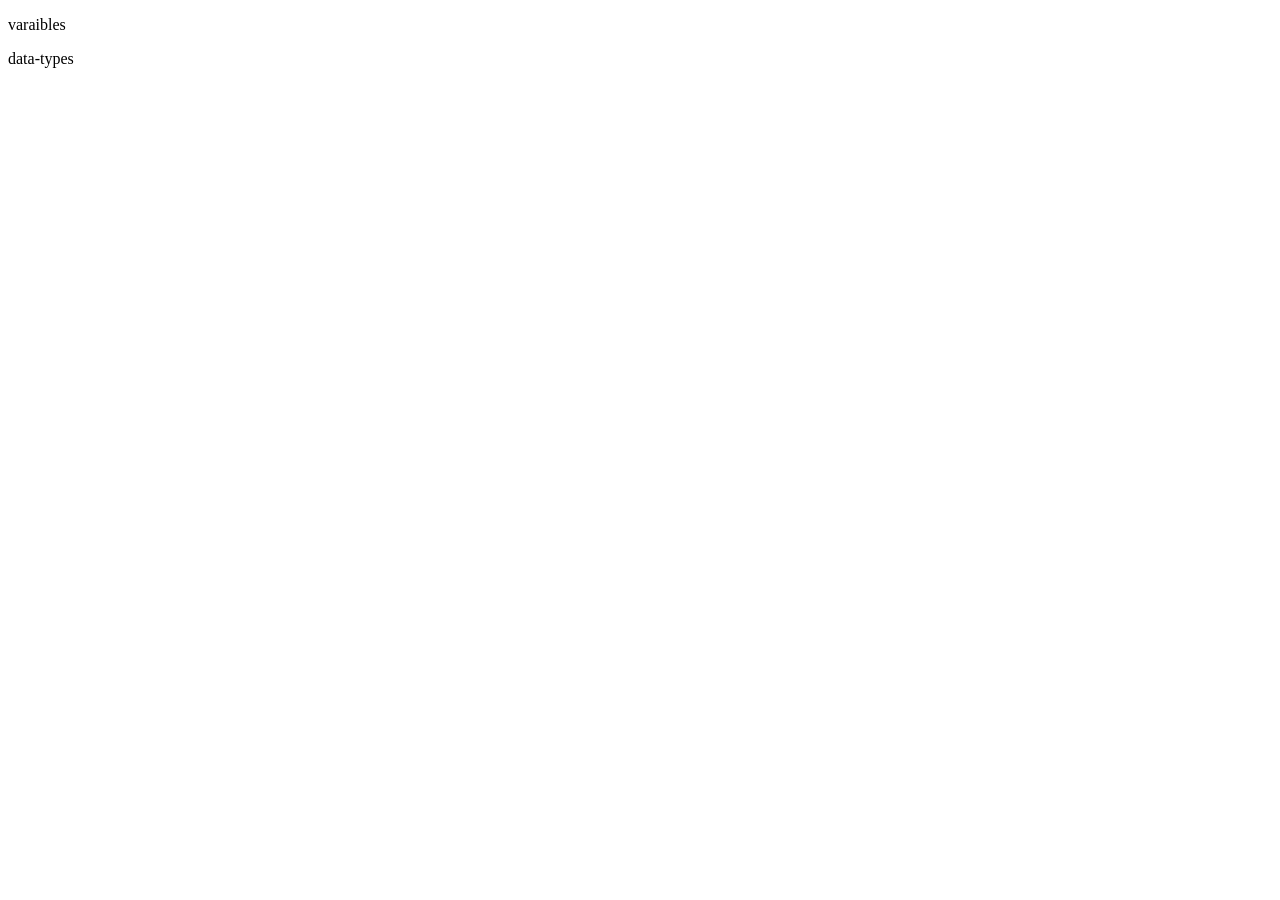
<file: index.html>
<!DOCTYPE html>
<html lang="en">

<head>
    <meta charset="UTF-8">
    <meta name="viewport" content="width=device-width, initial-scale=1.0">
    <title>Document</title>
</head>


<body>

    <p>varaibles</p>
    data-types
    <script src="./index.js">
    </script>

</body>

</html>
</file>
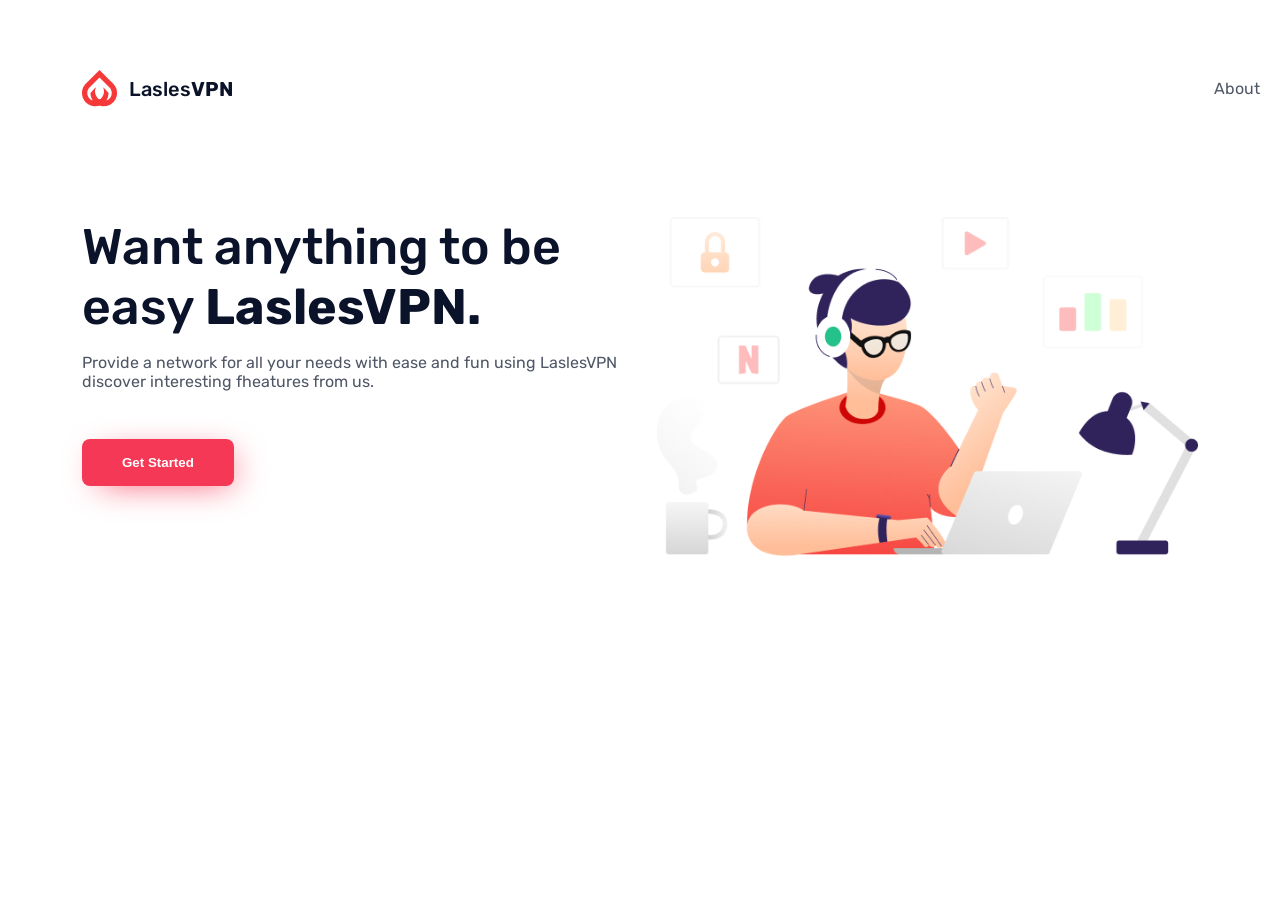
<file: figma-design/index.html>
<!DOCTYPE html>
<html lang="en">

<head>
    <meta charset="UTF-8">
    <meta name="viewport" content="width=device-width, initial-scale=1.0">
    <title>Document</title>
    <link rel="stylesheet" href="./style.css">
    <link rel="preconnect" href="https://fonts.googleapis.com">
    <link rel="preconnect" href="https://fonts.gstatic.com" crossorigin>
    <link href="https://fonts.googleapis.com/css2?family=Rubik:wght@300;400;500;600;700;800;900&display=swap"
        rel="stylesheet">
</head>

<body>
    <header class="container">
        <nav>
            <div class="logo-wrapper">
                <img src="./assets/logo.png" alt="logo" />
                <p><span class="font-md">Lasles</span><span class="font-bold">VPN</span></p>
            </div>
            <img onclick='document.getElementById("sidebar").classList.add("active")' class="menu-icon"
                src="./assets/menu.svg" />
            <div class="sidebar" id="sidebar">
                <span onclick='document.getElementById("sidebar").classList.remove("active")' class="close-menu"> X
                </span>
                <ul class="nav-links">
                    <li><a href="#">About</a></li>
                    <li><a href="#">Feature</a></li>
                    <li><a href="#">Pricing</a></li>
                    <li><a href="#">Testiomonial</a></li>
                    <li><a href="#">Help</a></li>
                </ul>
                <div class="auth-buttons">
                    <button class="btn transparent">Sign In</button>
                    <button class="btn  outline">Sign Up</button>
                </div>
            </div>
        </nav>
    </header>

    <main>
        <div class="banner container">
            <div>
                <p class="motto">
                    <span class="font-md"> Want anything to be easy </span><span class="font-bold">LaslesVPN.</span>
                </p>
                <p>Provide a network for all your needs with ease and fun using LaslesVPN discover interesting fheatures
                    from us.</p>
                <button class="btn wider shadow">Get Started </button>
            </div>
            <img src="./assets/banner.png" alt="">
        </div>
    </main>

</body>

</html>
</file>
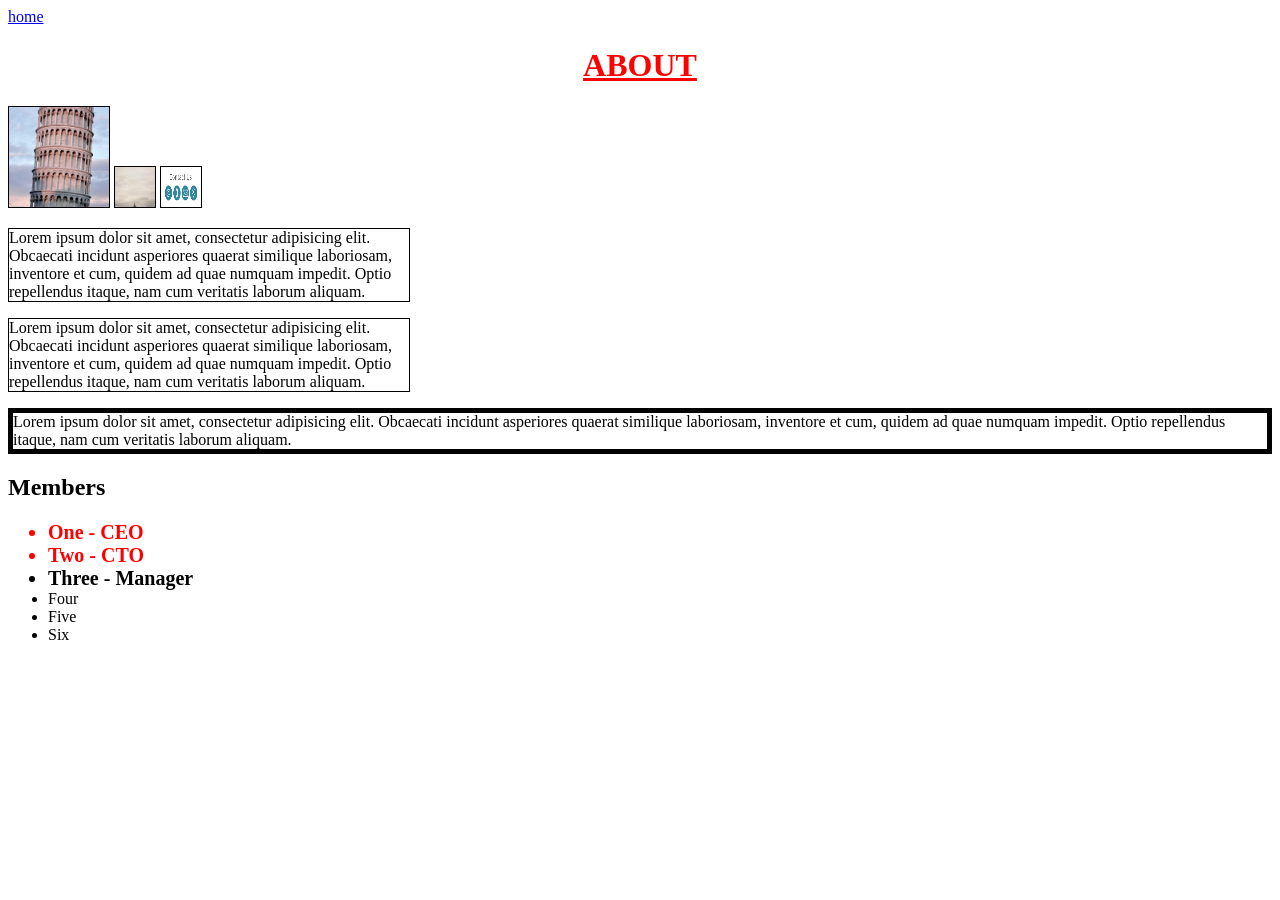
<file: about.html>
<!DOCTYPE html>
<html lang="en">

<head>
    <meta charset="UTF-8">
    <meta name="viewport" content="width=device-width, initial-scale=1.0">
    <title>about</title>
    <!-- internal css -->
    <style>
        /* 
        <selector>{
            <css-property>:<css-value>
        }

        selector-examples
            tag
            id
            class
        
        */
        h1 {
            
            text-align: center;
            text-decoration: underline;
            text-transform: uppercase;
        }

        li {
            text-transform: capitalize;
        }

        img {
            height: 100px;
            width: 100px;
            border: 1px solid black;
        }

        /* id selectors */
        #border-5 {
            border: 5px solid;
        }

        /* ________ */

        /* #small-image {
            height: 80px;
            width: 80px;
        }

        #second-small-image{
            height: 80px;
            width: 80px;
        } */

        .tiny-image {
            height: 40px;
            width: 40px;
        }

        .border-1 {
            border: 1px solid;
            width: 400px;
        }

        /* li{
            font-weight: bold;
        } */

        .main {
            font-weight: bold;
            font-size: 20px;
        }

        .text-red{
            color: red;
        }
    </style>
</head>

<body>
    <a href="./index.html">home</a>

    <h1 class="text-red">About</h1>

    <img src="./assets/images/leaning.jpg" alt="leaning tower of pica">
    <img src="./assets/images/100.jpg" alt=" foggy weather" id="small-image" class="tiny-image">
    <img src="./assets/images/contact-us.png" alt="" id="second-small-image" class="tiny-image">

    <!-- inline-css -->
    <!-- <p style="border: 1px solid;">Lorem ipsum dolor sit amet, consectetur adipisicing elit. Obcaecati incidunt -->
    <p class="border-1 ">Lorem ipsum dolor sit amet, consectetur adipisicing elit. Obcaecati incidunt
        asperiores quaerat similique
        laboriosam, inventore et cum, quidem ad quae numquam impedit. Optio repellendus itaque, nam cum veritatis
        laborum aliquam.</p>
    <p class="border-1">Lorem ipsum dolor sit amet, consectetur adipisicing elit. Obcaecati incidunt asperiores quaerat
        similique
        laboriosam, inventore et cum, quidem ad quae numquam impedit. Optio repellendus itaque, nam cum veritatis
        laborum aliquam.</p>
    <p id="border-5">Lorem ipsum dolor sit amet, consectetur adipisicing elit. Obcaecati incidunt asperiores quaerat
        similique
        laboriosam, inventore et cum, quidem ad quae numquam impedit. Optio repellendus itaque, nam cum veritatis
        laborum aliquam.</p>

    <h2>Members</h2>
    <ul>
        <li class="main text-red"> one - CEO </li>
        <li class="main text-red">two - CTO</li>
        <li class="main">three - manager</li>
        <li>four</li>
        <li>five</li>
        <li>six</li>
    </ul>


</body>

</html>
</file>
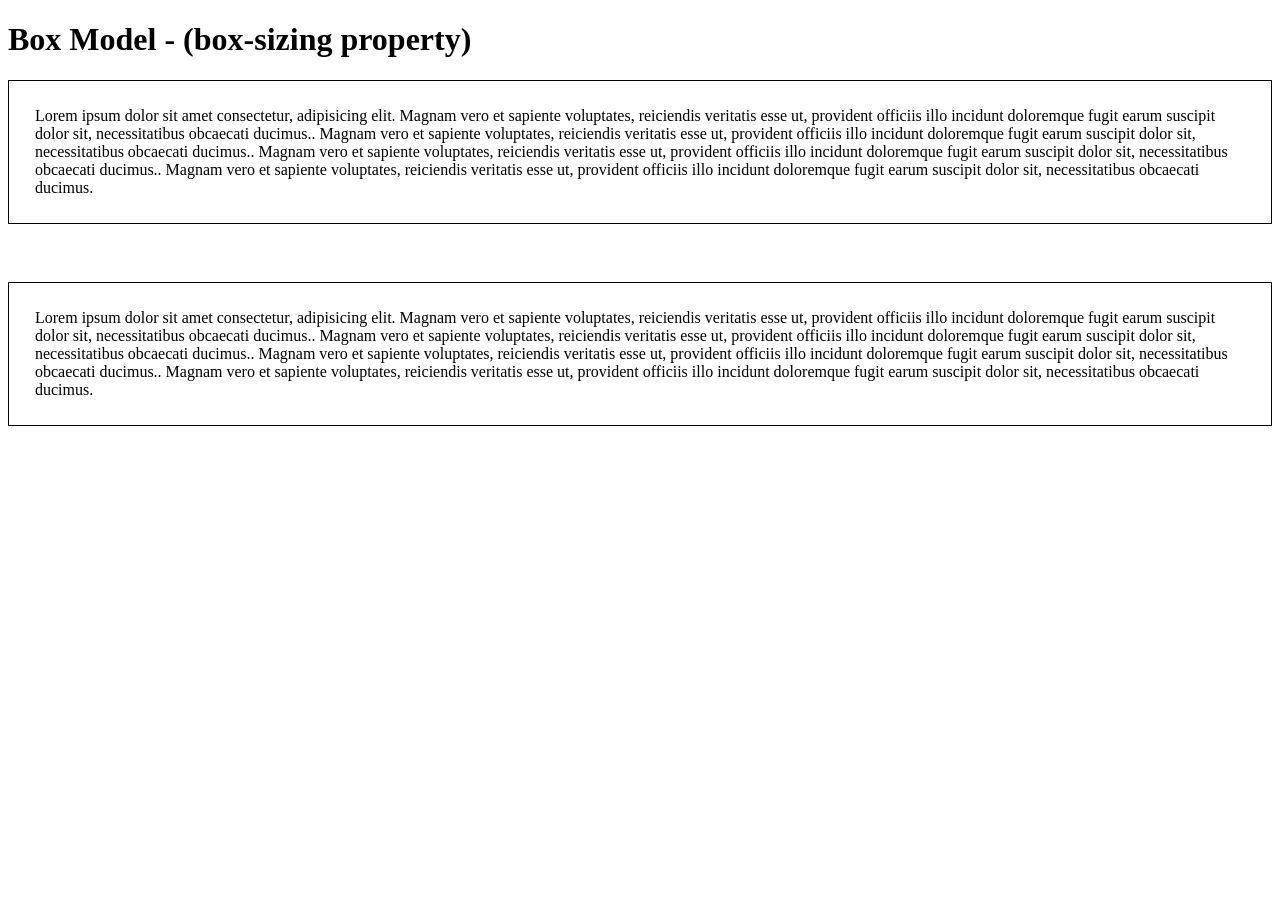
<file: box-model.html>
<!DOCTYPE html>
<html lang="en">
<head>
    <meta charset="UTF-8">
    <meta name="viewport" content="width=device-width, initial-scale=1.0">
    <title>Document</title>

    <style>
        .box{
            border: 1px solid;
            padding: 26px;
        }
        .mb-58{
            margin-bottom:58px ;
        }
        
    </style>

</head>
<body>
    <h1>Box Model - (box-sizing property)</h1>
    <p class="box mb-58">Lorem ipsum dolor sit amet consectetur, adipisicing elit. Magnam vero et sapiente voluptates, reiciendis veritatis esse ut, provident officiis illo incidunt doloremque fugit earum suscipit dolor sit, necessitatibus obcaecati ducimus.. Magnam vero et sapiente voluptates, reiciendis veritatis esse ut, provident officiis illo incidunt doloremque fugit earum suscipit dolor sit, necessitatibus obcaecati ducimus.. Magnam vero et sapiente voluptates, reiciendis veritatis esse ut, provident officiis illo incidunt doloremque fugit earum suscipit dolor sit, necessitatibus obcaecati ducimus.. Magnam vero et sapiente voluptates, reiciendis veritatis esse ut, provident officiis illo incidunt doloremque fugit earum suscipit dolor sit, necessitatibus obcaecati ducimus.</p>

    <p class="box">Lorem ipsum dolor sit amet consectetur, adipisicing elit. Magnam vero et sapiente voluptates, reiciendis veritatis esse ut, provident officiis illo incidunt doloremque fugit earum suscipit dolor sit, necessitatibus obcaecati ducimus.. Magnam vero et sapiente voluptates, reiciendis veritatis esse ut, provident officiis illo incidunt doloremque fugit earum suscipit dolor sit, necessitatibus obcaecati ducimus.. Magnam vero et sapiente voluptates, reiciendis veritatis esse ut, provident officiis illo incidunt doloremque fugit earum suscipit dolor sit, necessitatibus obcaecati ducimus.. Magnam vero et sapiente voluptates, reiciendis veritatis esse ut, provident officiis illo incidunt doloremque fugit earum suscipit dolor sit, necessitatibus obcaecati ducimus.</p>
    
</body>
</html>
</file>
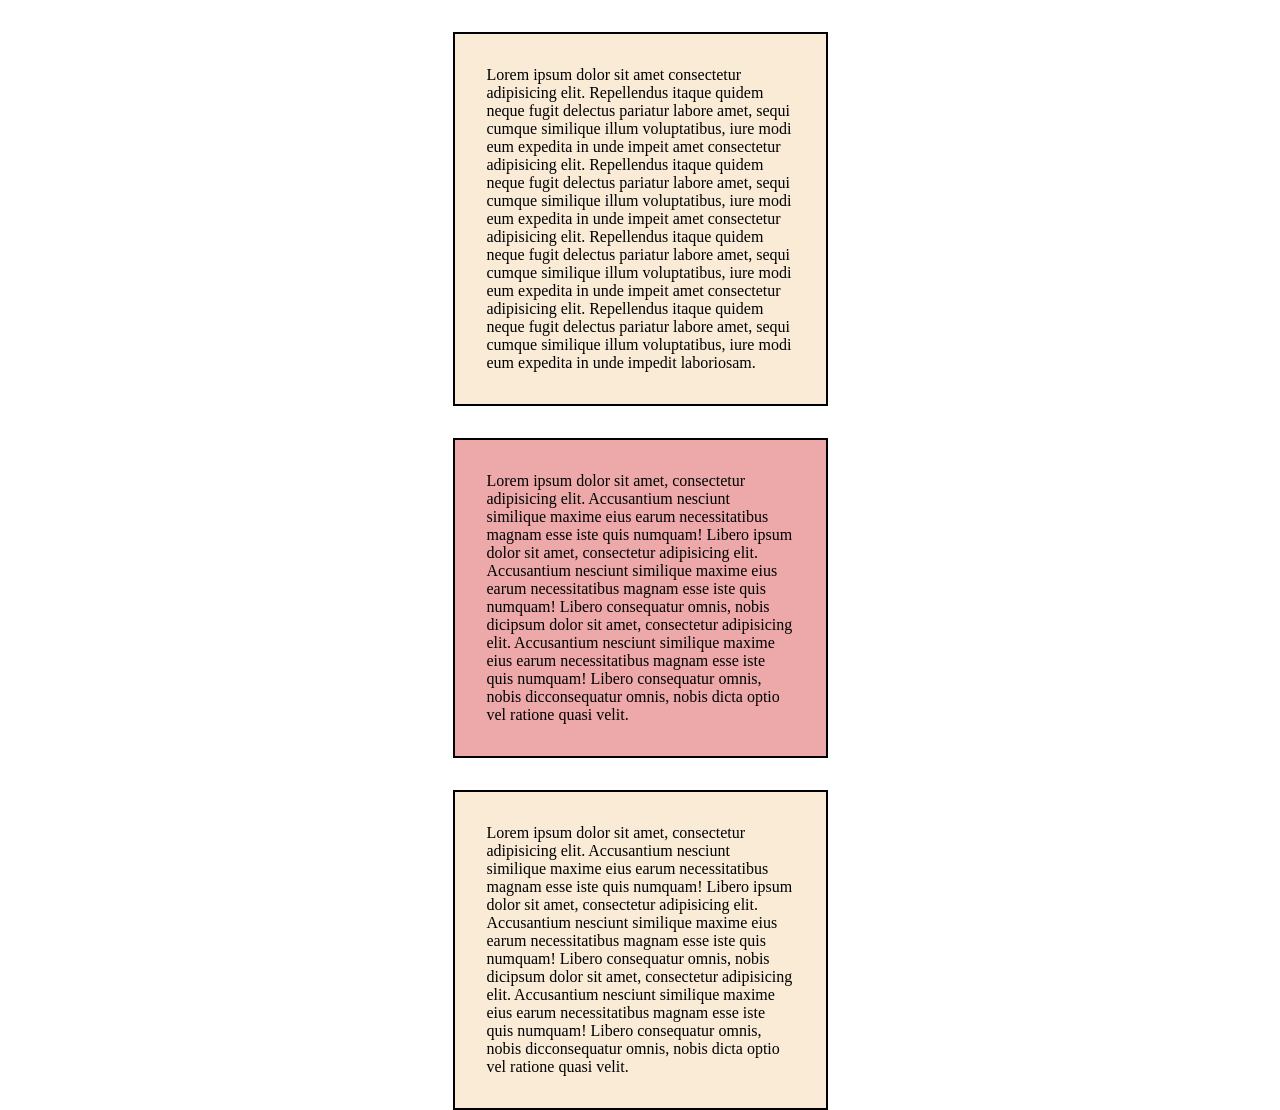
<file: box-sizing.html>
<!DOCTYPE html>
<html lang="en">
<head>
    <meta charset="UTF-8">
    <meta name="viewport" content="width=device-width, initial-scale=1.0">
    <title>Document</title>
    <style>
        /* universal selector *  */

        /* reset css */

        *{
            margin:0;
            padding:0;
            box-sizing: border-box;
        }
        
        .box{
            width: 375px;
            background-color: antiquewhite;
            border: 2px solid black;
            /* margin: 16px; */
            padding: 32px;
            margin-left: auto;
            margin-right: auto;
            margin-top:32px;

        }
        #bg-red{
            background-color: red;
            background-color: #FF0000;
            background-color: rgb(237, 169, 169);
        }

    </style>
</head>
<body>

    <div class="box">
        <p>Lorem ipsum dolor sit amet consectetur adipisicing elit. Repellendus itaque quidem neque fugit delectus pariatur labore amet, sequi cumque similique illum voluptatibus, iure modi eum expedita in unde impeit amet consectetur adipisicing elit. Repellendus itaque quidem neque fugit delectus pariatur labore amet, sequi cumque similique illum voluptatibus, iure modi eum expedita in unde impeit amet consectetur adipisicing elit. Repellendus itaque quidem neque fugit delectus pariatur labore amet, sequi cumque similique illum voluptatibus, iure modi eum expedita in unde impeit amet consectetur adipisicing elit. Repellendus itaque quidem neque fugit delectus pariatur labore amet, sequi cumque similique illum voluptatibus, iure modi eum expedita in unde impedit laboriosam.

        </p>
    </div>


    <p class="box" id="bg-red">Lorem ipsum dolor sit amet, consectetur adipisicing elit. Accusantium nesciunt similique maxime eius earum necessitatibus magnam esse iste quis numquam! Libero ipsum dolor sit amet, consectetur adipisicing elit. Accusantium nesciunt similique maxime eius earum necessitatibus magnam esse iste quis numquam! Libero consequatur omnis, nobis dicipsum dolor sit amet, consectetur adipisicing elit. Accusantium nesciunt similique maxime eius earum necessitatibus magnam esse iste quis numquam! Libero consequatur omnis, nobis dicconsequatur omnis, nobis dicta optio vel ratione quasi velit.</p>
    
    <p class="box">Lorem ipsum dolor sit amet, consectetur adipisicing elit. Accusantium nesciunt similique maxime eius earum necessitatibus magnam esse iste quis numquam! Libero ipsum dolor sit amet, consectetur adipisicing elit. Accusantium nesciunt similique maxime eius earum necessitatibus magnam esse iste quis numquam! Libero consequatur omnis, nobis dicipsum dolor sit amet, consectetur adipisicing elit. Accusantium nesciunt similique maxime eius earum necessitatibus magnam esse iste quis numquam! Libero consequatur omnis, nobis dicconsequatur omnis, nobis dicta optio vel ratione quasi velit.</p>
    
    
</body>
</html>
</file>
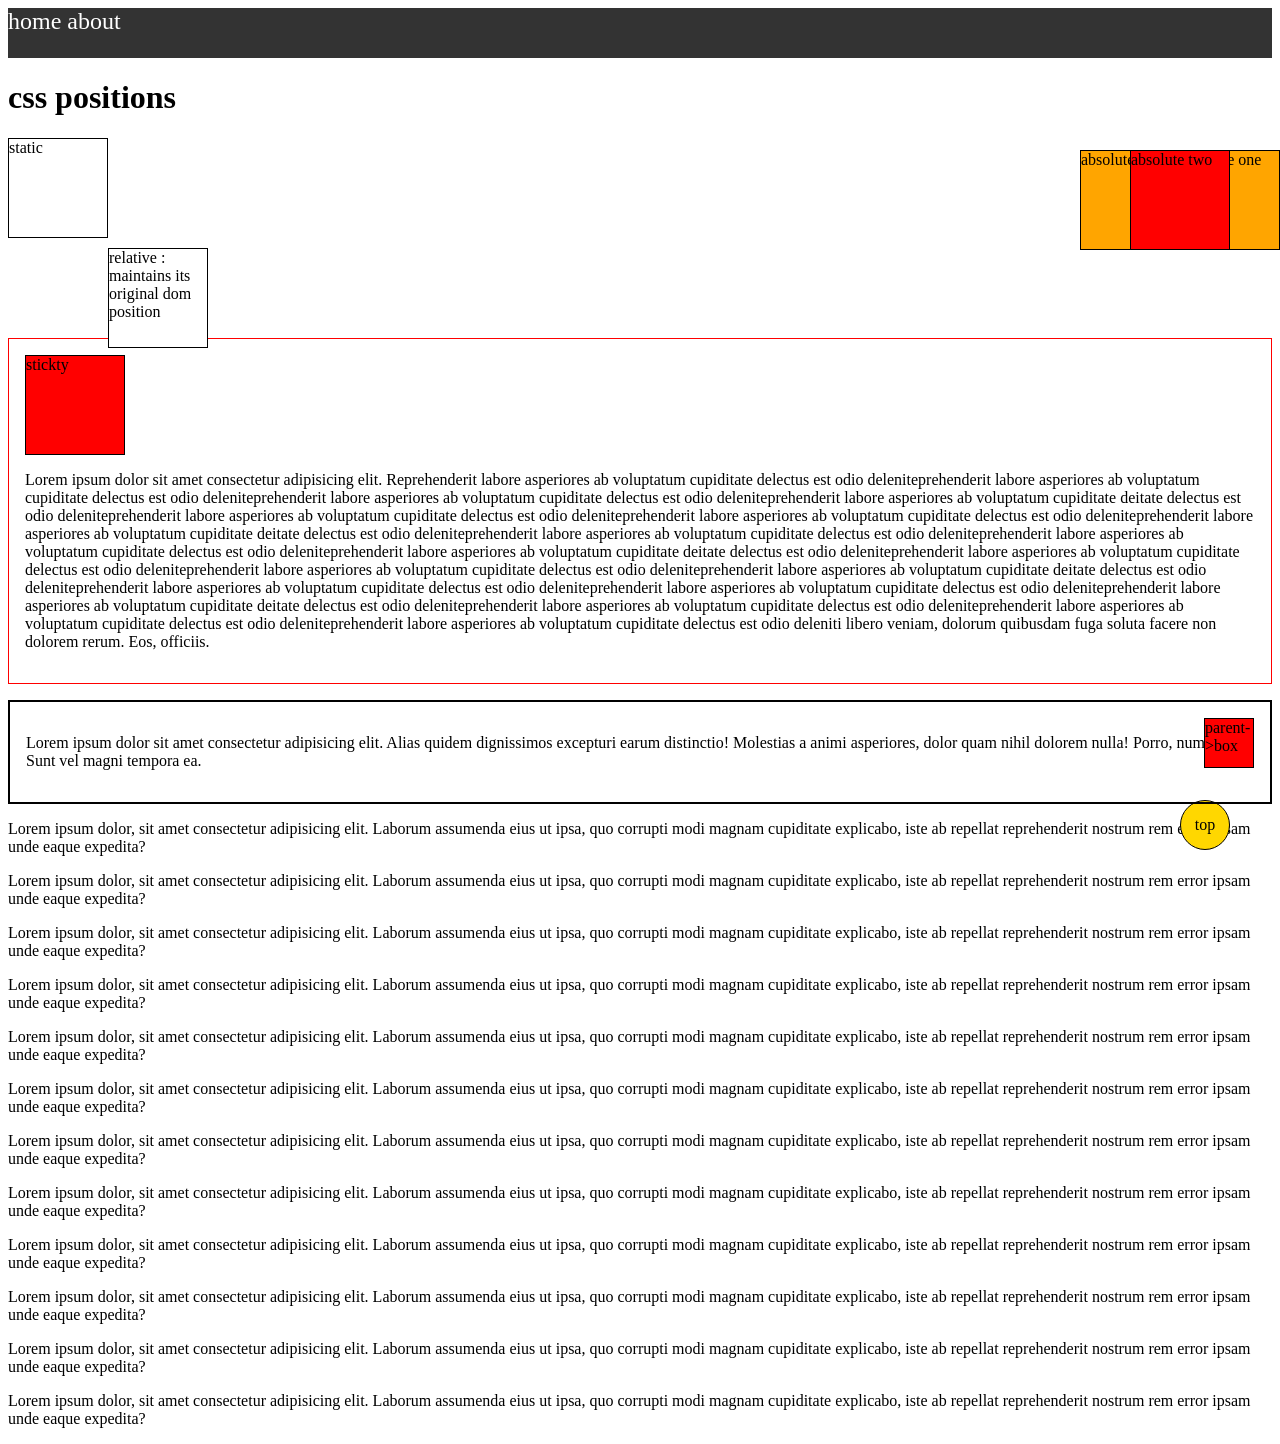
<file: css-positions -2.html>
<!DOCTYPE html>
<html lang="en">

<head>
    <meta charset="UTF-8">
    <meta name="viewport" content="width=device-width, initial-scale=1.0">
    <title>Document</title>
    <style>
        * {
            /* background-color: rgba(255,0,0,0.05); */
            /* margin:0; */
            padding: 0;
            box-sizing: border-box;
        }

        .box {
            height: 100px;
            width: 100px;
            border: 1px solid;
        }

        .static {
            position: static;
        }

        .relative {
            background-color: white;
            position: relative;
            left: 100px;
            top: 10px;
        }

        .absolute {
            position: absolute;
            top: 150px;
            right: 0;
            background-color: orange;
        }

        .fixed {
            position: fixed;
            background-color: gold;
            height: 50px;
            width: 50px;
            right: 50px;
            bottom: 50px;
            display: flex;
            justify-content: center;
            align-items: center;
            border-radius: 50%;
        }

        .sticky {
            position: sticky;

            background-color: red;
            top: 100px;
            /* bottom:20px */
        }

        .parent {
            border: 2px solid black;
            padding: 1rem;
            position: relative;
        }

        .small-box {
            width: 50px;
            height: 50px;
            position: absolute;
            background-color: red;
            right: 1rem;
            top: 1rem;
        }
        header{
            position: sticky;
            top: 0;
            z-index: 99999;
        }
        nav {
            height: 50px;
            background-color: #333;
            color: white;
            font-size: 24px;
            
            /* display: none; */
        }

        .two{
            right: 50px;
            z-index: 2;
            background-color: red;
        }
        .three{
            right: 100px;
        }

        .wrapper{
            border: 1px solid red;
            padding: 1rem;
            margin-bottom: 1rem;
        }

    </style>
</head>

<body>
    <header>
        <nav>
            home about
        </nav>
    </header>

    <h1>css positions</h1>

    <div class="box static">static</div>
    <div class="box relative">relative : maintains its original dom position</div>
    <div class="box absolute">absolute one</div>
    <div class="box absolute two">absolute two</div>
    <div class="box absolute three">absolute three</div>
    <div class="box fixed">top</div>
    <div class="wrapper">
        <div class="box sticky">stickty</div>
        <div class="descripton">
            <p>Lorem ipsum dolor sit amet consectetur adipisicing elit. Reprehenderit labore asperiores ab voluptatum cupiditate delectus est odio deleniteprehenderit labore asperiores ab voluptatum cupiditate delectus est odio deleniteprehenderit labore asperiores ab voluptatum cupiditate delectus est odio deleniteprehenderit labore asperiores ab voluptatum cupiditate deitate delectus est odio deleniteprehenderit labore asperiores ab voluptatum cupiditate delectus est odio deleniteprehenderit labore asperiores ab voluptatum cupiditate delectus est odio deleniteprehenderit labore asperiores ab voluptatum cupiditate deitate delectus est odio deleniteprehenderit labore asperiores ab voluptatum cupiditate delectus est odio deleniteprehenderit labore asperiores ab voluptatum cupiditate delectus est odio deleniteprehenderit labore asperiores ab voluptatum cupiditate deitate delectus est odio deleniteprehenderit labore asperiores ab voluptatum cupiditate delectus est odio deleniteprehenderit labore asperiores ab voluptatum cupiditate delectus est odio deleniteprehenderit labore asperiores ab voluptatum cupiditate deitate delectus est odio deleniteprehenderit labore asperiores ab voluptatum cupiditate delectus est odio deleniteprehenderit labore asperiores ab voluptatum cupiditate delectus est odio deleniteprehenderit labore asperiores ab voluptatum cupiditate deitate delectus est odio deleniteprehenderit labore asperiores ab voluptatum cupiditate delectus est odio deleniteprehenderit labore asperiores ab voluptatum cupiditate delectus est odio deleniteprehenderit labore asperiores ab voluptatum cupiditate delectus est odio deleniti libero veniam, dolorum quibusdam fuga soluta facere non dolorem rerum. Eos, officiis.</p>
        </div>
    </div>

    <div class="parent">
        <div class="child">
            <p>Lorem ipsum dolor sit amet consectetur adipisicing elit. Alias quidem dignissimos excepturi earum
                distinctio! Molestias a animi asperiores, dolor quam nihil dolorem nulla! Porro, numquam. Sunt vel magni
                tempora ea.</p>
        </div>
        <div class="box small-box">
            parent->box
        </div>
    </div>



    <p>Lorem ipsum dolor, sit amet consectetur adipisicing elit. Laborum assumenda eius ut ipsa, quo corrupti modi
        magnam cupiditate explicabo, iste ab repellat reprehenderit nostrum rem error ipsam unde eaque expedita?</p>
    <p>Lorem ipsum dolor, sit amet consectetur adipisicing elit. Laborum assumenda eius ut ipsa, quo corrupti modi
        magnam cupiditate explicabo, iste ab repellat reprehenderit nostrum rem error ipsam unde eaque expedita?</p>
    <p>Lorem ipsum dolor, sit amet consectetur adipisicing elit. Laborum assumenda eius ut ipsa, quo corrupti modi
        magnam cupiditate explicabo, iste ab repellat reprehenderit nostrum rem error ipsam unde eaque expedita?</p>
    <p>Lorem ipsum dolor, sit amet consectetur adipisicing elit. Laborum assumenda eius ut ipsa, quo corrupti modi
        magnam cupiditate explicabo, iste ab repellat reprehenderit nostrum rem error ipsam unde eaque expedita?</p>
    <p>Lorem ipsum dolor, sit amet consectetur adipisicing elit. Laborum assumenda eius ut ipsa, quo corrupti modi
        magnam cupiditate explicabo, iste ab repellat reprehenderit nostrum rem error ipsam unde eaque expedita?</p>
    <p>Lorem ipsum dolor, sit amet consectetur adipisicing elit. Laborum assumenda eius ut ipsa, quo corrupti modi
        magnam cupiditate explicabo, iste ab repellat reprehenderit nostrum rem error ipsam unde eaque expedita?</p>
    <p>Lorem ipsum dolor, sit amet consectetur adipisicing elit. Laborum assumenda eius ut ipsa, quo corrupti modi
        magnam cupiditate explicabo, iste ab repellat reprehenderit nostrum rem error ipsam unde eaque expedita?</p>
    <p>Lorem ipsum dolor, sit amet consectetur adipisicing elit. Laborum assumenda eius ut ipsa, quo corrupti modi
        magnam cupiditate explicabo, iste ab repellat reprehenderit nostrum rem error ipsam unde eaque expedita?</p>
    <p>Lorem ipsum dolor, sit amet consectetur adipisicing elit. Laborum assumenda eius ut ipsa, quo corrupti modi
        magnam cupiditate explicabo, iste ab repellat reprehenderit nostrum rem error ipsam unde eaque expedita?</p>
    <p>Lorem ipsum dolor, sit amet consectetur adipisicing elit. Laborum assumenda eius ut ipsa, quo corrupti modi
        magnam cupiditate explicabo, iste ab repellat reprehenderit nostrum rem error ipsam unde eaque expedita?</p>
    <p>Lorem ipsum dolor, sit amet consectetur adipisicing elit. Laborum assumenda eius ut ipsa, quo corrupti modi
        magnam cupiditate explicabo, iste ab repellat reprehenderit nostrum rem error ipsam unde eaque expedita?</p>
    <p>Lorem ipsum dolor, sit amet consectetur adipisicing elit. Laborum assumenda eius ut ipsa, quo corrupti modi
        magnam cupiditate explicabo, iste ab repellat reprehenderit nostrum rem error ipsam unde eaque expedita?</p>


</body>

</html>
</file>
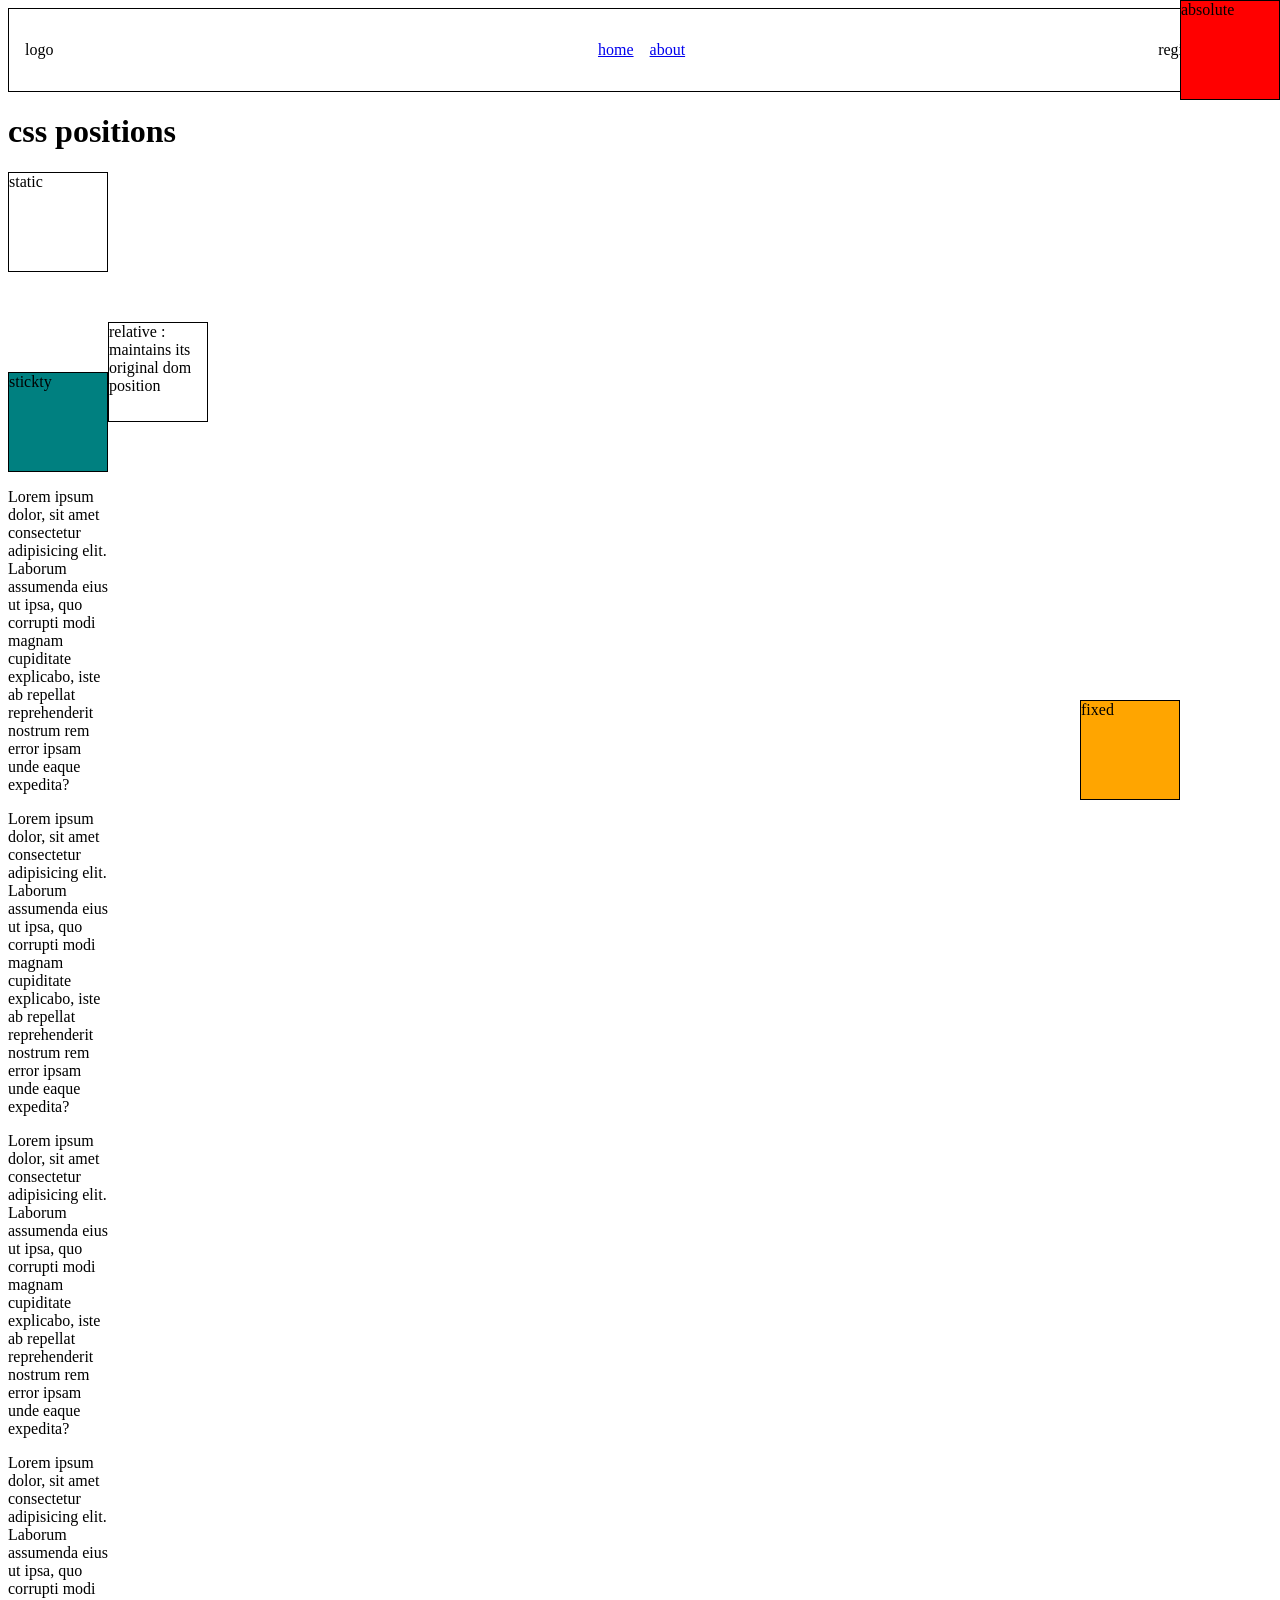
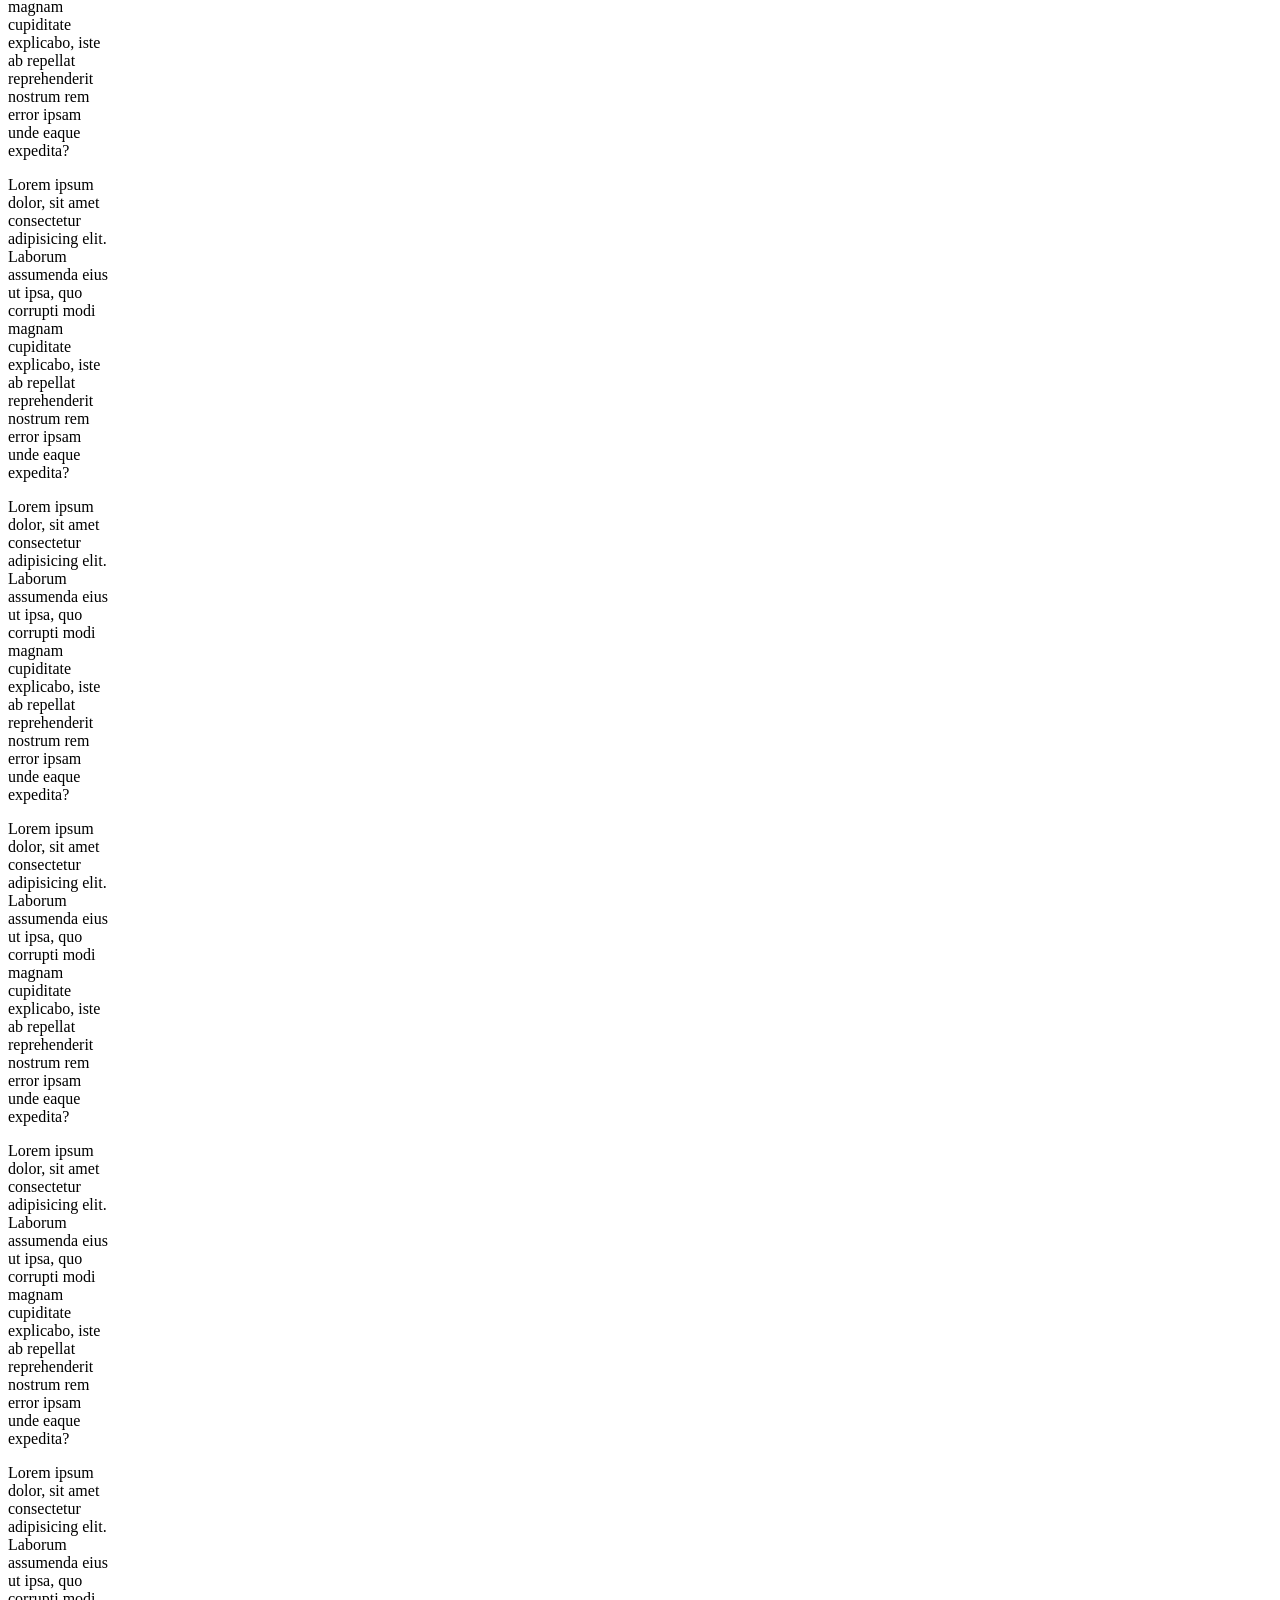
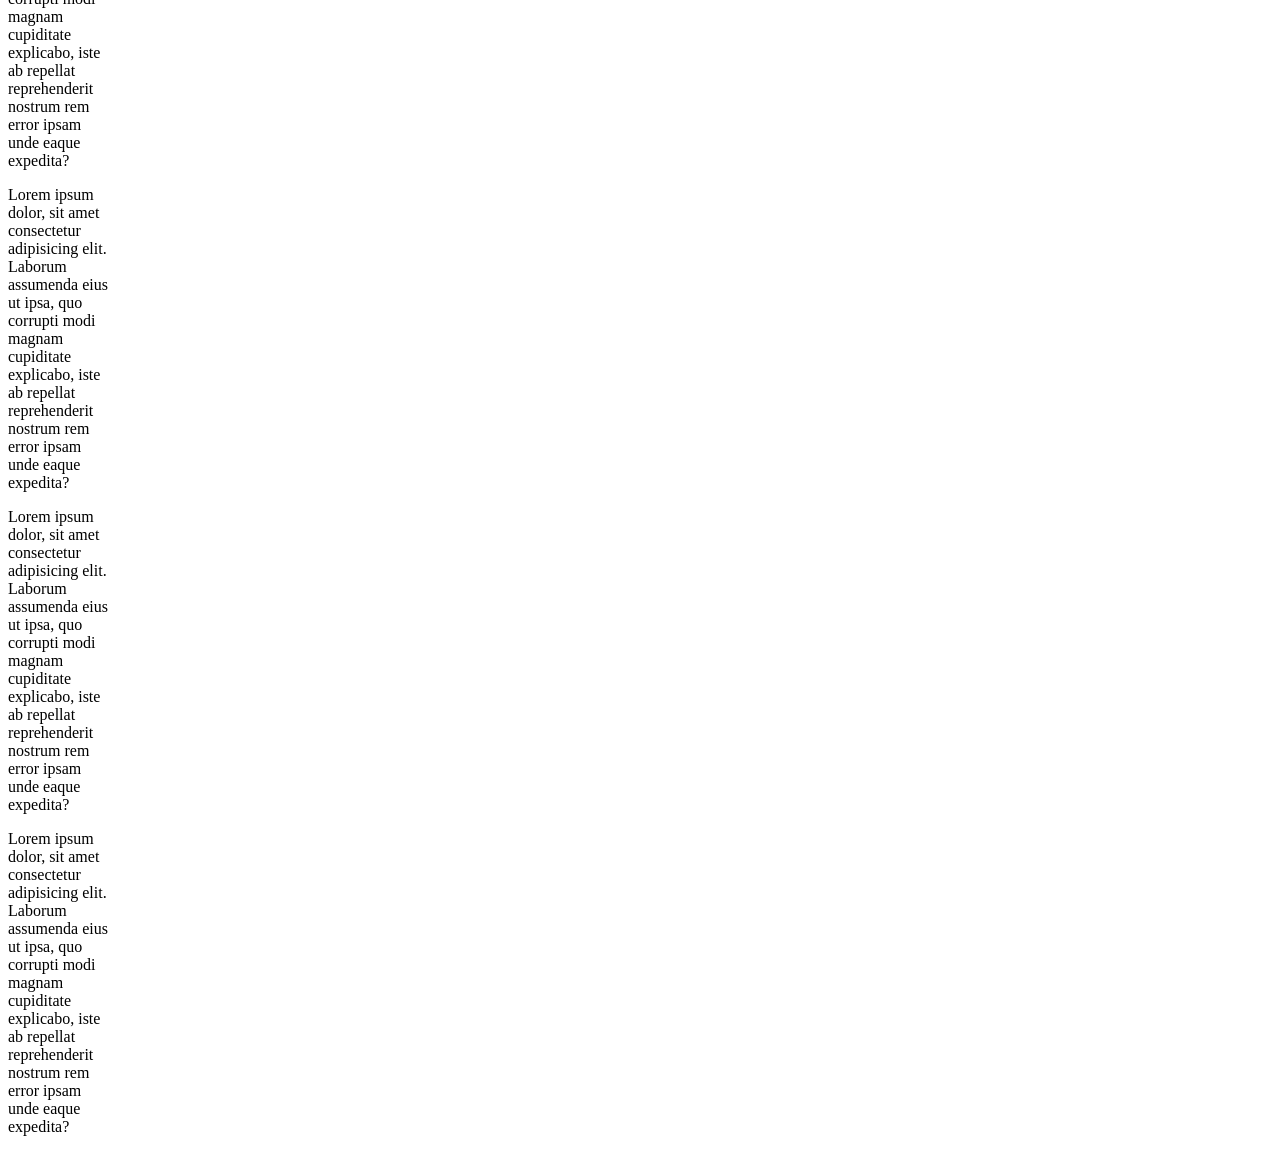
<file: css-positions.html>
<!DOCTYPE html>
<html lang="en">

<head>
    <meta charset="UTF-8">
    <meta name="viewport" content="width=device-width, initial-scale=1.0">
    <title>Document</title>
    <style>
        * {
            /* background-color: rgba(255,0,0,0.05); */
            /* margin:0; */
            padding: 0;
            box-sizing: border-box;
        }

        header {
            padding: 1rem;
            border: 1px solid;
            display: flex;
            justify-content: space-between;
        }

        header ul {
            display: flex;
            list-style: none;
            gap: 1rem;
        }

        p {
            width: 100px;
        }

        .box {
            height: 100px;
            width: 100px;
            border: 1px solid;
        }

        .static {
            position: static;
        }

        .relative {
            position: relative;
            left: 100px;
            /* margin-left:100px; */
            top: 50px;
        }

        .absolute {
            position: absolute;
            right: 0;
            top: 0;
            background-color: red;
        }

        .fixed {
            background-color: orange;
            position: fixed;
            bottom: 100px;
            right: 100px;
        }

        .sticky {
            position: sticky;
            top: 200px;
            background-color: teal;
        }

        header{
            position: sticky;
            top: 0px;
        }
        
    </style>
</head>

<body>
    <header>
        <p>logo</p>
        <ul>
            <li><a href="#">home</a></li>
            <li><a href="#">about</a></li>
        </ul>
        <ul>
            <li>register</li>
            <li>login</li>
        </ul>
    </header>

    <h1>css positions</h1>

    <div class="box static">static</div>
    <div class="box relative">relative : maintains its original dom position</div>
    <div class="box absolute">absolute</div>
    <div class="box fixed">fixed</div>
    <div class="box sticky">stickty</div>



    <p>Lorem ipsum dolor, sit amet consectetur adipisicing elit. Laborum assumenda eius ut ipsa, quo corrupti modi
        magnam cupiditate explicabo, iste ab repellat reprehenderit nostrum rem error ipsam unde eaque expedita?</p>
    <p>Lorem ipsum dolor, sit amet consectetur adipisicing elit. Laborum assumenda eius ut ipsa, quo corrupti modi
        magnam cupiditate explicabo, iste ab repellat reprehenderit nostrum rem error ipsam unde eaque expedita?</p>
    <p>Lorem ipsum dolor, sit amet consectetur adipisicing elit. Laborum assumenda eius ut ipsa, quo corrupti modi
        magnam cupiditate explicabo, iste ab repellat reprehenderit nostrum rem error ipsam unde eaque expedita?</p>
    <p>Lorem ipsum dolor, sit amet consectetur adipisicing elit. Laborum assumenda eius ut ipsa, quo corrupti modi
        magnam cupiditate explicabo, iste ab repellat reprehenderit nostrum rem error ipsam unde eaque expedita?</p>
    <p>Lorem ipsum dolor, sit amet consectetur adipisicing elit. Laborum assumenda eius ut ipsa, quo corrupti modi
        magnam cupiditate explicabo, iste ab repellat reprehenderit nostrum rem error ipsam unde eaque expedita?</p>
    <p>Lorem ipsum dolor, sit amet consectetur adipisicing elit. Laborum assumenda eius ut ipsa, quo corrupti modi
        magnam cupiditate explicabo, iste ab repellat reprehenderit nostrum rem error ipsam unde eaque expedita?</p>
    <p>Lorem ipsum dolor, sit amet consectetur adipisicing elit. Laborum assumenda eius ut ipsa, quo corrupti modi
        magnam cupiditate explicabo, iste ab repellat reprehenderit nostrum rem error ipsam unde eaque expedita?</p>
    <p>Lorem ipsum dolor, sit amet consectetur adipisicing elit. Laborum assumenda eius ut ipsa, quo corrupti modi
        magnam cupiditate explicabo, iste ab repellat reprehenderit nostrum rem error ipsam unde eaque expedita?</p>
    <p>Lorem ipsum dolor, sit amet consectetur adipisicing elit. Laborum assumenda eius ut ipsa, quo corrupti modi
        magnam cupiditate explicabo, iste ab repellat reprehenderit nostrum rem error ipsam unde eaque expedita?</p>
    <p>Lorem ipsum dolor, sit amet consectetur adipisicing elit. Laborum assumenda eius ut ipsa, quo corrupti modi
        magnam cupiditate explicabo, iste ab repellat reprehenderit nostrum rem error ipsam unde eaque expedita?</p>
    <p>Lorem ipsum dolor, sit amet consectetur adipisicing elit. Laborum assumenda eius ut ipsa, quo corrupti modi
        magnam cupiditate explicabo, iste ab repellat reprehenderit nostrum rem error ipsam unde eaque expedita?</p>
    <p>Lorem ipsum dolor, sit amet consectetur adipisicing elit. Laborum assumenda eius ut ipsa, quo corrupti modi
        magnam cupiditate explicabo, iste ab repellat reprehenderit nostrum rem error ipsam unde eaque expedita?</p>


</body>

</html>
</file>
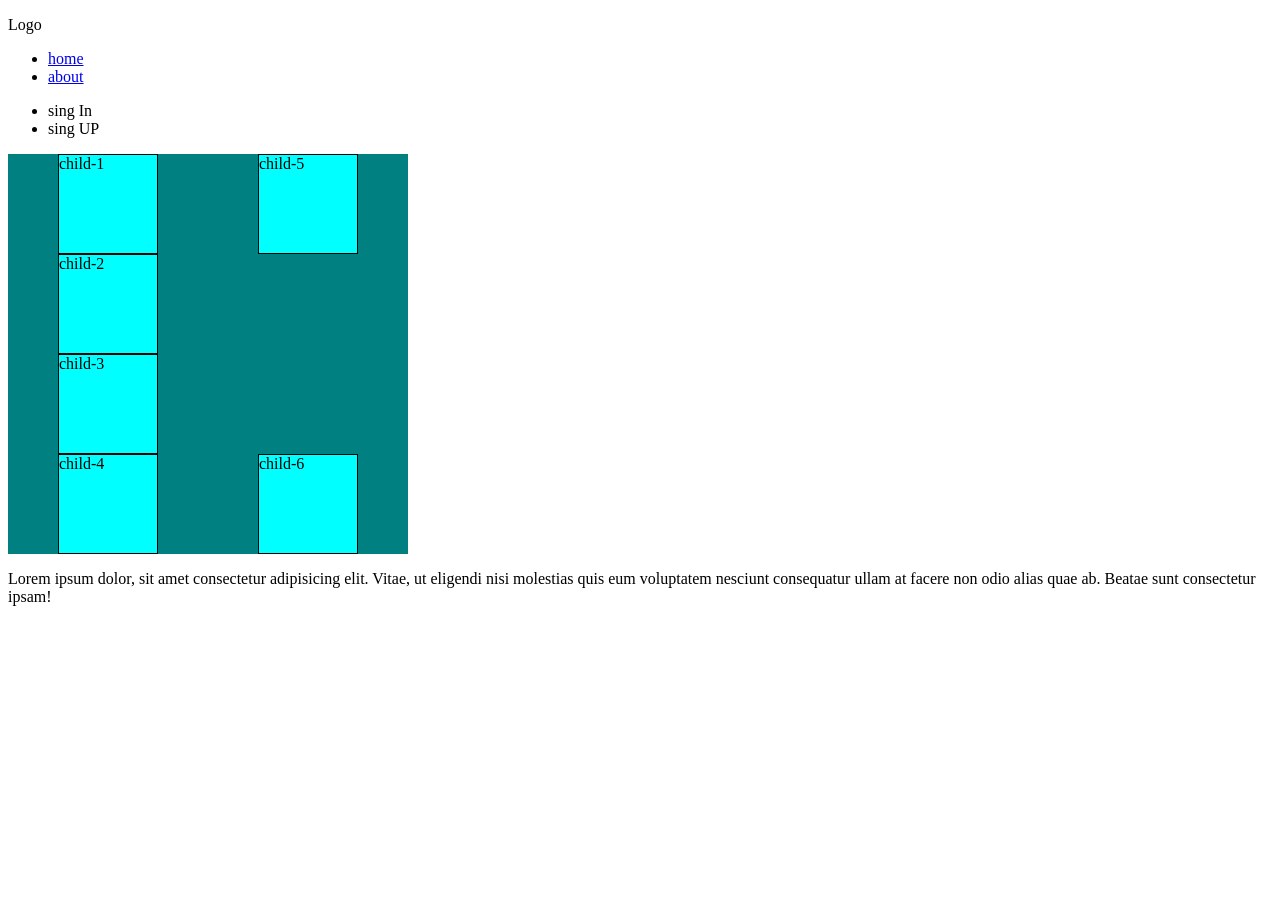
<file: flex-2-direction.html>
<!DOCTYPE html>
<html lang="en">

<head>
    <meta charset="UTF-8">
    <meta name="viewport" content="width=device-width, initial-scale=1.0">
    <title>Document</title>
    <style>
        * {
            box-sizing: border-box;
        }

        .parent {
            height: 400px;
            width: 400px;
            background-color: teal;
            display: flex;
            flex-direction: column;
            flex-wrap: wrap;
            align-items: center;
            justify-content: space-between;
            /* align-content: space-between; */
        }

        .child {
            background-color: cyan;
            height: 100px;
            width: 100px;
            border: 1px solid;
        }
    </style>
</head>

<body>

    <header>
        <p>Logo</p>
        <ul>
            <li>
                <a href="home">home</a>
            </li>
            <li>
                <a href="about">about</a>
            </li>
        </ul>
        <ul>
            <li>sing In </li>
            <li>sing UP </li>
        </ul>
    </header>

    <div class="parent">
        <div class="child">child-1</div>
        <div class="child">child-2</div>
        <div class="child">child-3</div>
        <div class="child">child-4</div>
        <div class="child">child-5</div>
        <div class="child">child-6</div>
        <!-- <div class="child">child-7</div>
        <div class="child">child-8</div> -->
    </div>

    <p>
        Lorem ipsum dolor, sit amet consectetur adipisicing elit. Vitae, ut eligendi nisi molestias quis eum voluptatem
        nesciunt consequatur ullam at facere non odio alias quae ab. Beatae sunt consectetur ipsam!
    </p>

</body>

</html>
</file>
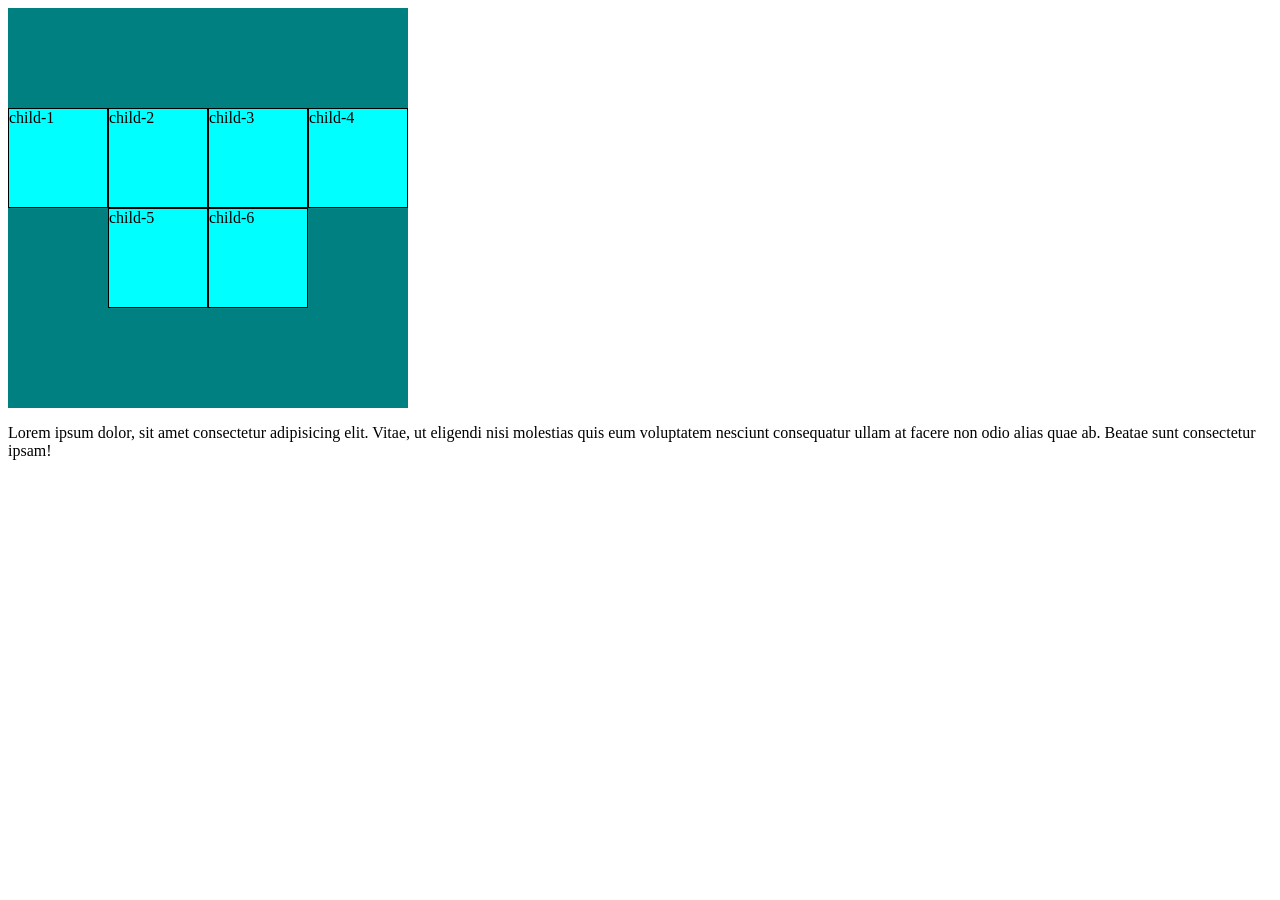
<file: flex-2.html>
<!DOCTYPE html>
<html lang="en">
<head>
    <meta charset="UTF-8">
    <meta name="viewport" content="width=device-width, initial-scale=1.0">
    <title>Document</title>
    <style>
        *{
            box-sizing: border-box;
        }
        .parent{
            height: 400px;
            width: 400px;
            background-color: teal;
            display: flex;
            flex-wrap: wrap;
            justify-content: center;
            /* align-items: stretch; */
            align-content: center;
        }
        .child{
            background-color: cyan;
            height: 100px;
            width: 100px;
            border: 1px solid;
        }
    </style>
</head>
<body>
    <div class="parent">
        <div class="child">child-1</div>
        <div class="child">child-2</div>
        <div class="child">child-3</div>
        <div class="child">child-4</div>
        <div class="child">child-5</div>
        <div class="child">child-6</div>
        <!-- <div class="child">child-7</div>
        <div class="child">child-8</div> -->
    </div>

    <p>
        Lorem ipsum dolor, sit amet consectetur adipisicing elit. Vitae, ut eligendi nisi molestias quis eum voluptatem nesciunt consequatur ullam at facere non odio alias quae ab. Beatae sunt consectetur ipsam!
    </p>

</body>
</html>
</file>
<file: figma-design/style.css>
/* reset-css */
* {
    margin: 0;
    padding: 0;
    box-sizing: border-box;
}

a {
    color: inherit;
    text-decoration: none;
}

ul {
    list-style: none;
}

/* end-reset-css */


/* css-varialbes   create once, use again and agin   */
/* :root is <html> */
:root {
    --primary-color: #F53855;
}

/* end-varialbes */

body {
    color: #4F5665;
    font-family: 'Rubik', sans-serif;
    /* border: 1px solid red; */
}

header {
    margin-top: 3rem;
}

header nav {
    display: flex;
    align-items: center;
    justify-content: space-between;
}

.logo-wrapper {
    display: flex;
    align-items: center;
    gap: .75rem;
}

.logo-wrapper p {
    font-size: 20px;
    color: #0B132A;
}

.menu-icon {
    height: 42px;
    width: 42px;
}

.sidebar {
    position: fixed;
    right: 0;
    background-color: orange;
    top: 0;
    bottom: 0;
    padding: 1rem;
    display: flex;
    flex-direction: column;
    align-items: center;
    gap: 20px;
    /* display: none; */
    transform: translateX(100%);
    transition: transform 1s;

}

.sidebar.active {
    /* display: flex; */
    transform: translateX(0%);
}

.sidebar .close-menu {
    font-size: 2rem;
    color: black;
    position: absolute;
    top: .5rem;
    left: .5rem;
}



.nav-links,
.auth-buttons {
    display: flex;
    flex-direction: column;
    gap: 20px;
    align-items: center;
}

.font-md {
    font-weight: 500;
}

.font-bold {
    font-weight: 700;
}

.nav-links a:hover {
    color: var(--primary-color);
}

.container {
    padding-left: .75rem;
    padding-right: .75rem;
    margin-right: auto;
    margin-left: auto;
}


.btn {
    border: none;
    background-color: var(--primary-color);
    padding: 1rem 2.5rem;
    border-radius: 50px;
    color: white;
    font-weight: 600;
}


.btn.outline {
    border: 1px solid var(--primary-color);
    background-color: transparent;
    color: var(--primary-color);
}

.btn.outline:hover {
    background-color: var(--primary-color);
    color: white;
    box-shadow: 7px 7px 34px -11px var(--primary-color);
}

.btn.transparent {
    background-color: transparent;
    border: none;
    color: #0B132A;
}


.banner {
    margin-top: 5.5rem;
    display: flex;
    flex-direction: column-reverse;
    gap: 2rem;
}

.banner img {
    max-width: 100%;
}

.banner .motto {
    font-size: 50px;
    color: #0B132A;
    margin-bottom: 1rem;
}

.banner button {
    margin-top: 3rem;
}

.btn.wider {
    border-radius: .5rem;
}

.btn.shadow {
    border-radius: .5rem;
    box-shadow: 7px 7px 34px -11px var(--primary-color);
}


@media (min-width:768px) {
    .banner {
        flex-direction: row;
        display: grid;
        grid-template-columns: repeat(2, 1fr);
    }
}

@media (min-width:1024px) {

    .menu-icon,
    .close-menu {
        display: none;
    }

    .sidebar {
        background-color: transparent;
        position: static;
        display: flex;
        align-items: center;
        flex-direction: row;
    }

    .nav-links,
    .auth-buttons {
        flex-direction: row;
    }

    .sidebar ul {
        display: flex;
        gap: 40px;
    }


}

@media (min-width:1200px) {
    .container {
        max-width: 1140px;
    }
}

@media (min-width:1400px) {
    .container {
        max-width: 1320px;
    }

    .container {
        max-width: 1320px;
    }
}
</file>
